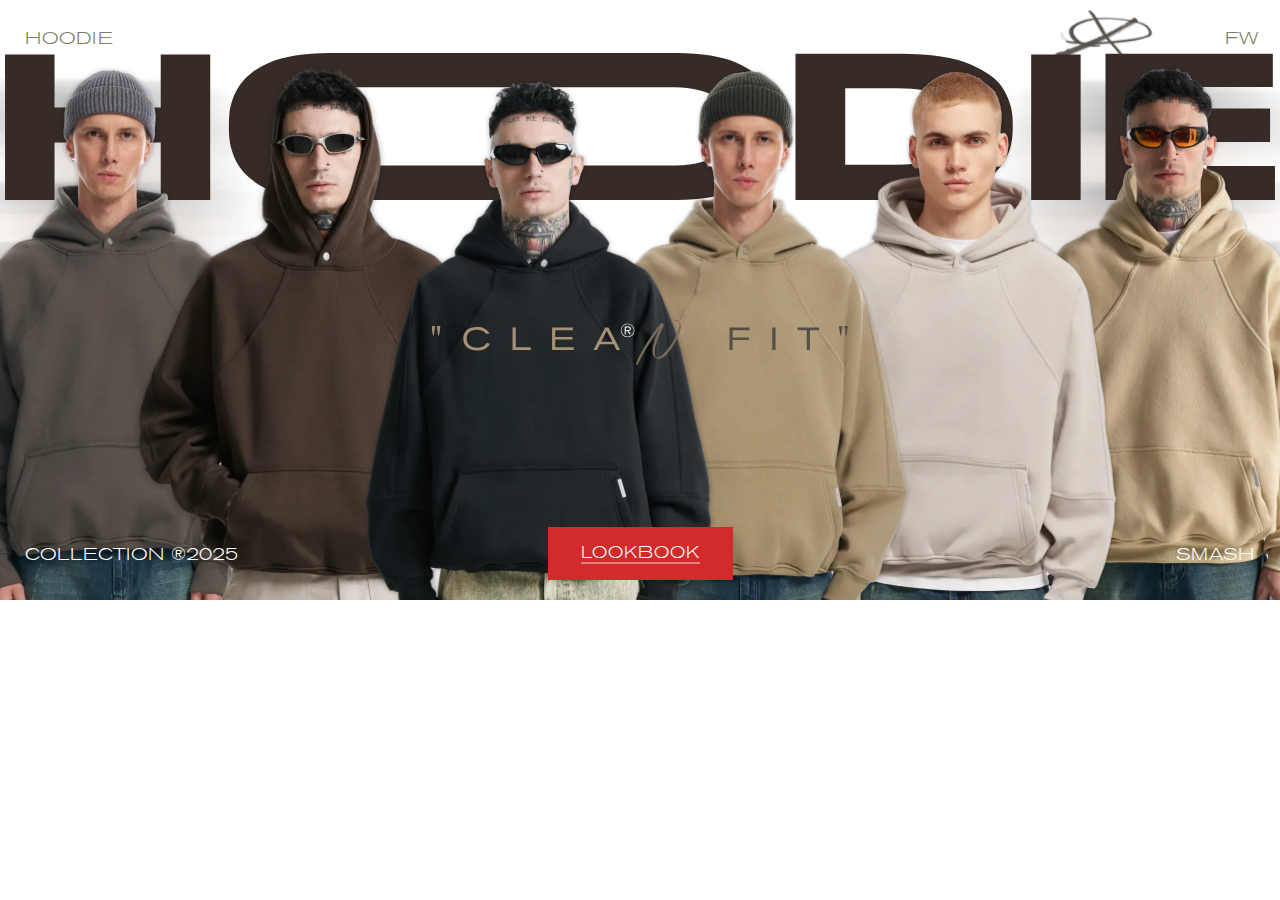
<file: docs/index.html>
<!DOCTYPE html>
<html lang="en">

<head>
	<meta charset="UTF-8">
	<title>Hoodie</title>
	<meta name="format-detection" content="telephone=no">
	<link rel="stylesheet" href="css/style.min.css?_v=20241120170017">
	<meta name="viewport" content="width=device-width, initial-scale=1.0">
</head>

<body>
	<div class="banner">
		<div class="container">
			<header class="header animEl">
				<p class="headerTxt">HOODIE</p>
				<div class="headerRight">
					<img class="headerLogo" src="img/elements/logo.svg" alt="logo">
					<p class="headerTxt2">FW</p>
				</div>
			</header>
			<div data-prlx-parent class="logoBigWrap">
				<div data-prlx class="logoBigPrl">
					<img class="logoBigImg" src="img/elements/hoodie-big.svg" alt="HOODIE">
				</div>
			</div>
			<div class="cleanFit animEl">
				<img class="cleanImg" src="img/elements/clean-fit.svg" alt="clean fit">
			</div>
			<ul class="personsItems">
				<li class="personsItem item1">
					<img src="img/person-1.webp" alt="person">
				</li>
				<li class="personsItem item2">
					<img src="img/person-2.webp" alt="person">
				</li>
				<li class="personsItem item3">
					<img src="img/person-3.webp" alt="person">
				</li>
				<li class="personsItem item4">
					<img src="img/person-4.webp" alt="person">
				</li>
				<li class="personsItem item5">
					<img src="img/person-5.webp" alt="person">
				</li>
				<li class="personsItem item6">
					<img src="img/person-6.webp" alt="person">
				</li>
			</ul>
			<footer class="footer animEl">
				<p class="foonterItem item1">COLLECTION ®2025</p>
				<a href="#" class="foonterItem item2"><span>LOOKBOOK</span></a>
				<p class="foonterItem item3">SMASH</p>
			</footer>
		</div>
	</div>
	<script src="js/app.min.js?_v=20241120170017"></script>
</body>

</html>
</file>
<file: docs/css/style.min.css>
@font-face{font-family:"Akzidenz-Grotesk Pro Light Ext";src:url(../fonts/AkzidenzGroteskPro-LightEx.eot),local("../fonts/Akzidenz-Grotesk Pro Light Ext"),local("../fonts/AkzidenzGroteskPro-LightEx"),url(../fonts/AkzidenzGroteskPro-LightEx.eot?#iefix) format("embedded-opentype"),url(../fonts/AkzidenzGroteskPro-LightEx.woff2) format("woff2"),url(../fonts/AkzidenzGroteskPro-LightEx.woff) format("woff"),url(../fonts/AkzidenzGroteskPro-LightEx.ttf) format("truetype");font-display:swap;font-weight:300;font-style:normal}*{padding:0;margin:0;border:0}*,*::after,*::before{box-sizing:border-box}*::after,*::before{display:inline-block}body,html{height:100%;min-width:320px}body{color:#000;line-height:1;font-family:"Akzidenz-Grotesk Pro Light Ext";font-size:1.125rem;-ms-text-size-adjust:100%;-moz-text-size-adjust:100%;-webkit-text-size-adjust:100%;-webkit-font-smoothing:antialiased;-moz-osx-font-smoothing:grayscale}button,option,select{cursor:pointer}a{display:inline-block;color:inherit;text-decoration:none}ul li{list-style:none}img{vertical-align:top}.cleanImg,.foonterItem.item1,.foonterItem.item2,.foonterItem.item3,.headerLogo,.headerTxt,.headerTxt2{opacity:0;transition:opacity .45s ease}._play-anim .cleanImg,._play-anim .foonterItem.item1,._play-anim .foonterItem.item2,._play-anim .foonterItem.item3,._play-anim .headerLogo,._play-anim .headerTxt,._play-anim .headerTxt2{opacity:1}.banner{font-size:1.125rem;font-weight:300;overflow:hidden;min-height:37.5rem;display:flex;flex-direction:column}.banner img{width:100%;height:auto}.container{flex:1;position:relative;padding-inline:1.25rem;width:100%;max-width:79.375rem;margin-inline:auto;display:flex;flex-direction:column;justify-content:space-between}.header{color:#817d66;display:flex;align-items:center;justify-content:space-between}._play-anim .headerTxt{transition-delay:.3s}._play-anim .headerLogo{transition-delay:.4s}.headerTxt2{max-width:1.875rem}._play-anim .headerTxt2{transition-delay:.5s}.logoBigWrap{flex:1;position:relative;z-index:2}.logoBigPrl{position:relative}.logoBigImg{top:0;left:50%;-webkit-transform:translate(-50%,0);transform:translate(-50%,0)}.cleanFit{position:absolute;z-index:3;top:57%;left:50%;-webkit-transform:translate(-50%,-50%);transform:translate(-50%,-50%);max-width:28.5625rem;padding-inline:1.25rem;width:100%;pointer-events:none}._play-anim .cleanImg{transition-delay:.3s}.personsItems{position:absolute;inset:0;z-index:2;display:grid;align-items:end}.personsItem{position:relative}.personsItem img{position:absolute;bottom:0;left:50%;-webkit-transform:translate(-50%,0);transform:translate(-50%,0);-webkit-transform-origin:center;transform-origin:center;width:25.8125rem!important;transition:-webkit-transform .55s ease;transition:transform .55s ease;transition:transform .55s ease,-webkit-transform .55s ease}.personsItem.item2{z-index:3}.personsItem.item3{z-index:4}.personsItem.item4{z-index:3}.personsItem.item5{z-index:2}.personsItem.item6{z-index:1}.footer{font-weight:500;color:#fff;position:relative;z-index:5;align-items:center}._play-anim .foonterItem.item1{transition-delay:.3s}._play-anim .foonterItem.item2{transition-delay:.4s}.foonterItem.item3{justify-self:flex-end}._play-anim .foonterItem.item3{transition-delay:.5s}@media (min-width:29.99875em){.container::after,.container::before{content:"";position:absolute;opacity:.7;bottom:0;z-index:0;background-image:url(../img/elements/shadow.webp);background-repeat:no-repeat;background-size:contain;height:32.6875rem;width:45.1875rem}.container::before{left:0;-webkit-transform:translate(-45%,0);transform:translate(-45%,0)}.container::after{right:0;-webkit-transform:scaleX(-1) translate(-40%,0);transform:scaleX(-1) translate(-40%,0)}.container{padding-top:.625rem}.header{margin-bottom:.9375rem}.headerRight{display:flex;align-items:center;gap:0 4.5rem}.personsItem.item1{z-index:2}}@media (min-width:43.81125em){.personsItems{grid-template-columns:repeat(6,1fr)}}@media (min-width:53.18625em){.container{padding-bottom:1.25rem}.logoBigImg{position:relative}.footer{display:grid;grid-template-columns:repeat(3,1fr)}.foonterItem.item2{position:relative;display:grid;place-items:center;width:100%;min-height:3.3125rem;max-width:11.5625rem;font-size:1.03125rem;justify-self:center}.foonterItem.item2 span{display:inline-block;position:relative}.foonterItem.item2 span::before{content:"";position:absolute;bottom:-.125rem;left:0;width:100%;height:.125rem;background-color:rgba(255,255,255,.4);transition:opacity .3s ease 0s}.foonterItem.item2::before{content:"";position:absolute;inset:0;z-index:-1;background-color:#d32a2b;transition:background-color .3s ease 0s}.foonterItem.item2:active span::before{opacity:0}}@media (min-width:53.18625em)and (any-hover:hover){.foonterItem.item2:hover::before{background-color:#000}}@media (min-width:81.31125em){.logoBigWrap{margin:0 -5.25rem}}@media (max-width:81.31125em){.logoBigWrap{margin:0 -1.25rem}}@media (max-width:53.18625em){.container{padding-bottom:3.125rem}.logoBigImg{position:absolute;width:53.125rem!important}.footer{display:flex;justify-content:space-between}.foonterItem.item2{display:none}}@media (max-width:43.81125em){.personsItem.item2{display:none}.personsItem.item3{z-index:3}}@media (max-width:35.68625em){.personsItem.item4{display:none}}@media (max-width:29.99875em){.container{padding-top:1.875rem}.header{margin-bottom:1.875rem}.headerLogo{display:none}.personsItems{grid-template-columns:repeat(3,1fr)}.personsItem.item2,.personsItem.item3,.personsItem.item4{display:none}.personsItem.item1{z-index:4}.footer{flex-direction:column-reverse;gap:.625rem}}@media (max-width:43.81125em)and (min-width:35.68625em){.personsItems{grid-template-columns:repeat(5,1fr)}}@media (max-width:35.68625em)and (min-width:29.99875em){.personsItems{grid-template-columns:repeat(4,1fr)}}@media (any-hover:hover){.personsItem img:hover{cursor:pointer;-webkit-transform:translate(-50%,0) scale(1.05);transform:translate(-50%,0) scale(1.05)}}
</file>
